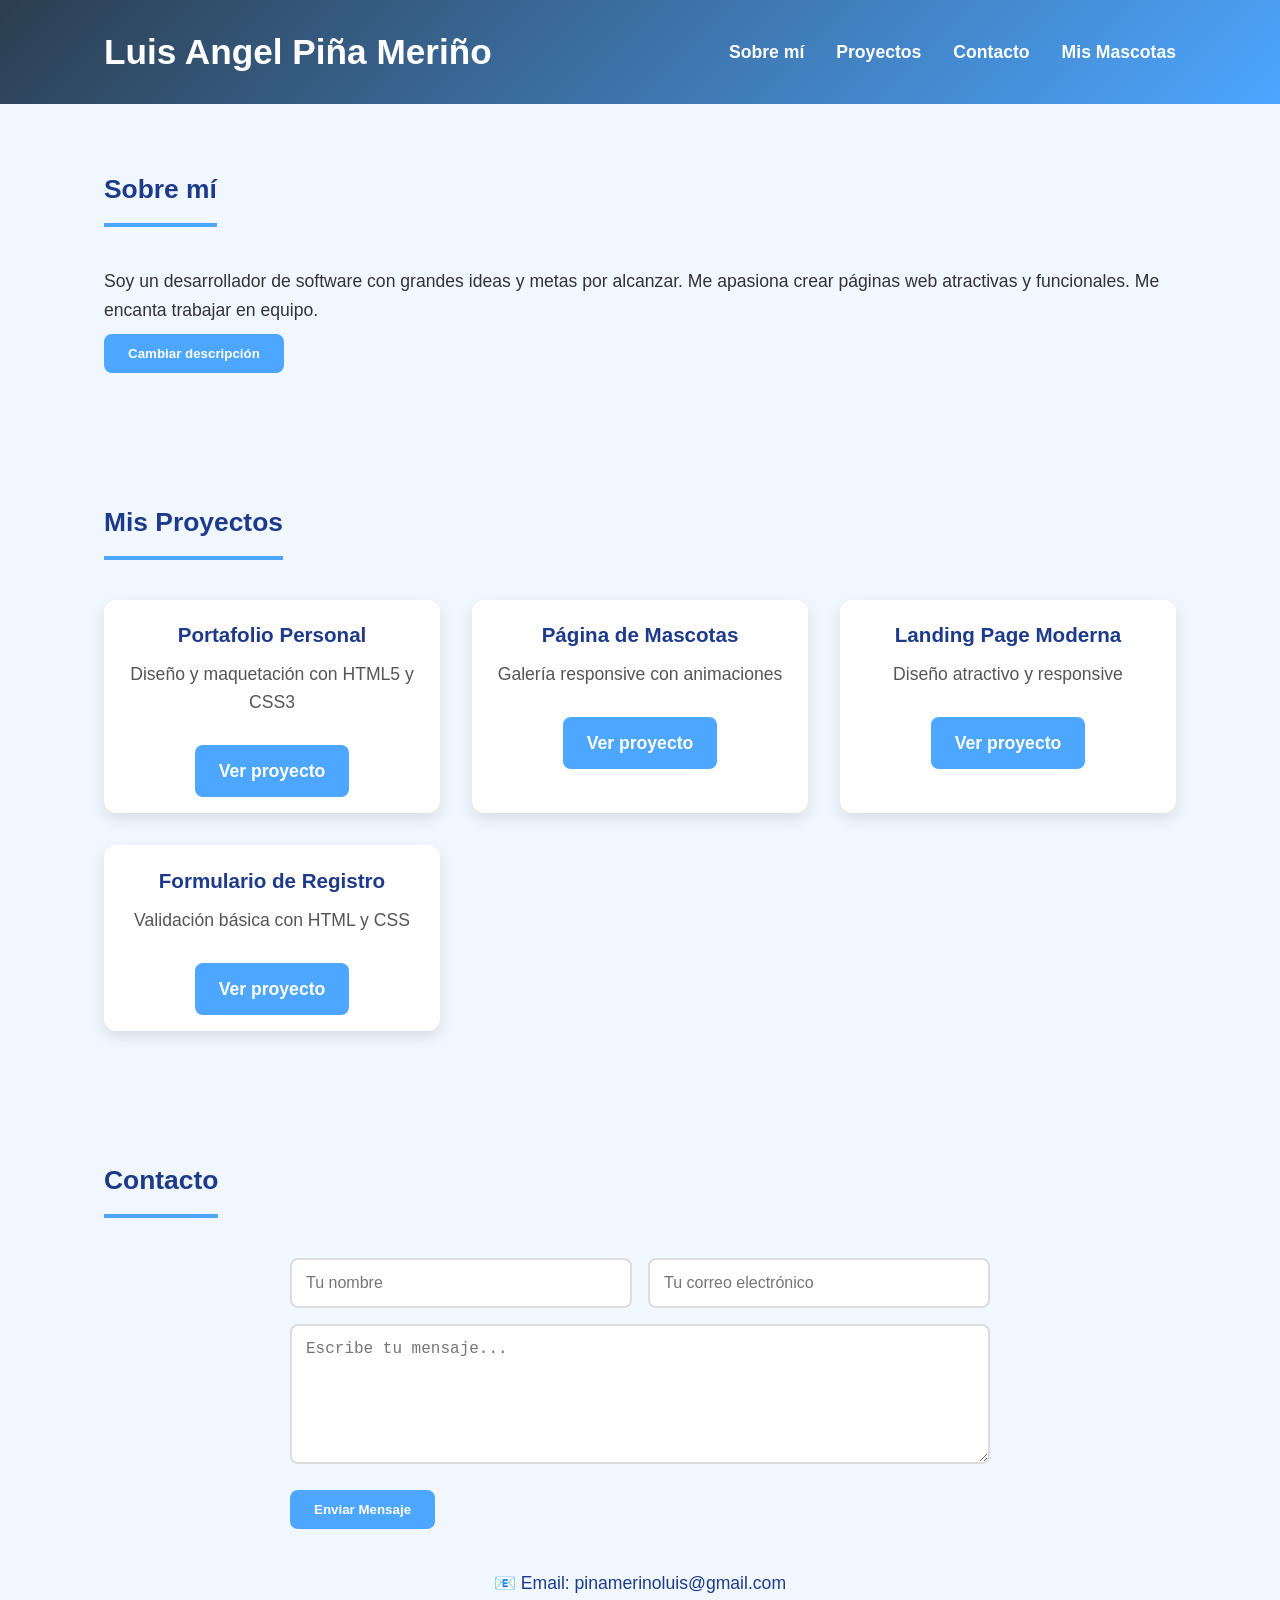
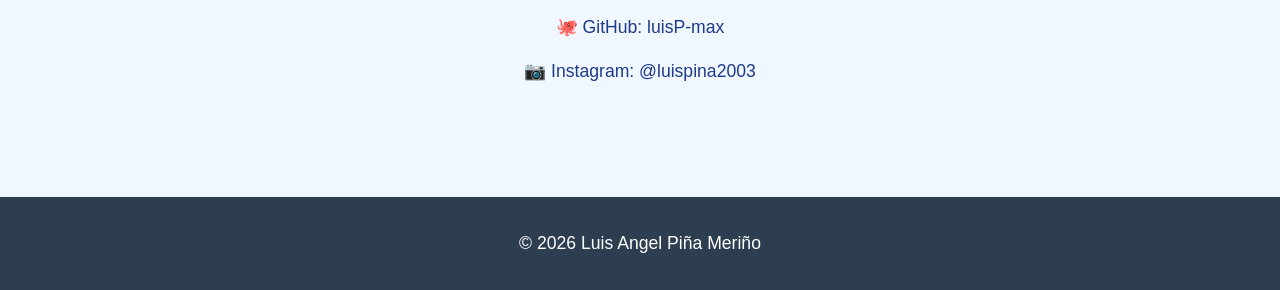
<file: index.html>
<!DOCTYPE html>
<html lang="es">
<head>
    <meta charset="UTF-8">
    <meta name="viewport" content="width=device-width, initial-scale=1.0">
    <title>Luis Angel Piña Meriño | Portafolio</title>
    <link rel="stylesheet" href="styles.css">
    <link rel="icon" href="images/desarrollador.png">
</head>
<body>
    <header>
        <div class="header-container">
            <h1>Luis Angel Piña Meriño</h1>
            <nav>
                <ul id="nav-menu">
                    <li><a href="#sobre-mi">Sobre mí</a></li>
                    <li><a href="#proyectos">Proyectos</a></li>
                    <li><a href="#contacto">Contacto</a></li>
                    <li><a href="mascotas.html">Mis Mascotas</a></li>
                </ul>
            </nav>
            <button id="menu-btn" class="menu-btn">☰</button>
        </div>
    </header>

    <section id="sobre-mi">
        <h2>Sobre mí</h2>
        <p id="sobre-mi-texto">
            Soy un desarrollador de software con grandes ideas y metas por alcanzar. 
            Me apasiona crear páginas web atractivas y funcionales. Me encanta trabajar en equipo.
        </p>
        <button id="btn-cambiar-texto" class="btn-interactivo">Cambiar descripción</button>
    </section>

    <section id="proyectos">
        <h2>Mis Proyectos</h2>
        <div class="proyectos-grid">
            <article class="proyecto">
                <h3>Portafolio Personal</h3>
                <p>Diseño y maquetación con HTML5 y CSS3</p>
                <a href="#" class="btn-proyecto">Ver proyecto</a>
            </article>
            <article class="proyecto">
                <h3>Página de Mascotas</h3>
                <p>Galería responsive con animaciones</p>
                <a href="mascotas.html" class="btn-proyecto">Ver proyecto</a>
            </article>
            <article class="proyecto">
                <h3>Landing Page Moderna</h3>
                <p>Diseño atractivo y responsive</p>
                <a href="#" class="btn-proyecto">Ver proyecto</a>
            </article>
            <article class="proyecto">
                <h3>Formulario de Registro</h3>
                <p>Validación básica con HTML y CSS</p>
                <a href="#" class="btn-proyecto">Ver proyecto</a>
            </article>
        </div>
    </section>

    <section id="contacto">
        <h2>Contacto</h2>
        <form>
            <input type="text" placeholder="Tu nombre" required>
            <input type="email" placeholder="Tu correo electrónico" required>
            <textarea placeholder="Escribe tu mensaje..." rows="5" required></textarea>
            <button type="submit">Enviar Mensaje</button>
        </form>
        
        <div class="redes-sociales">
            <a href="mailto:pinamerinoluis@gmail.com">📧 Email: pinamerinoluis@gmail.com</a>
            <a href="https://github.com/luisP-max" target="_blank">🐙 GitHub: luisP-max</a>
            <a href="https://www.instagram.com/luispina2003/" target="_blank">📷 Instagram: @luispina2003</a>
        </div>
    </section>

    <footer>
        <p>&copy; 2026 Luis Angel Piña Meriño</p>
    </footer>

    <script src="script.js"></script>
</body>
</html>
</file>
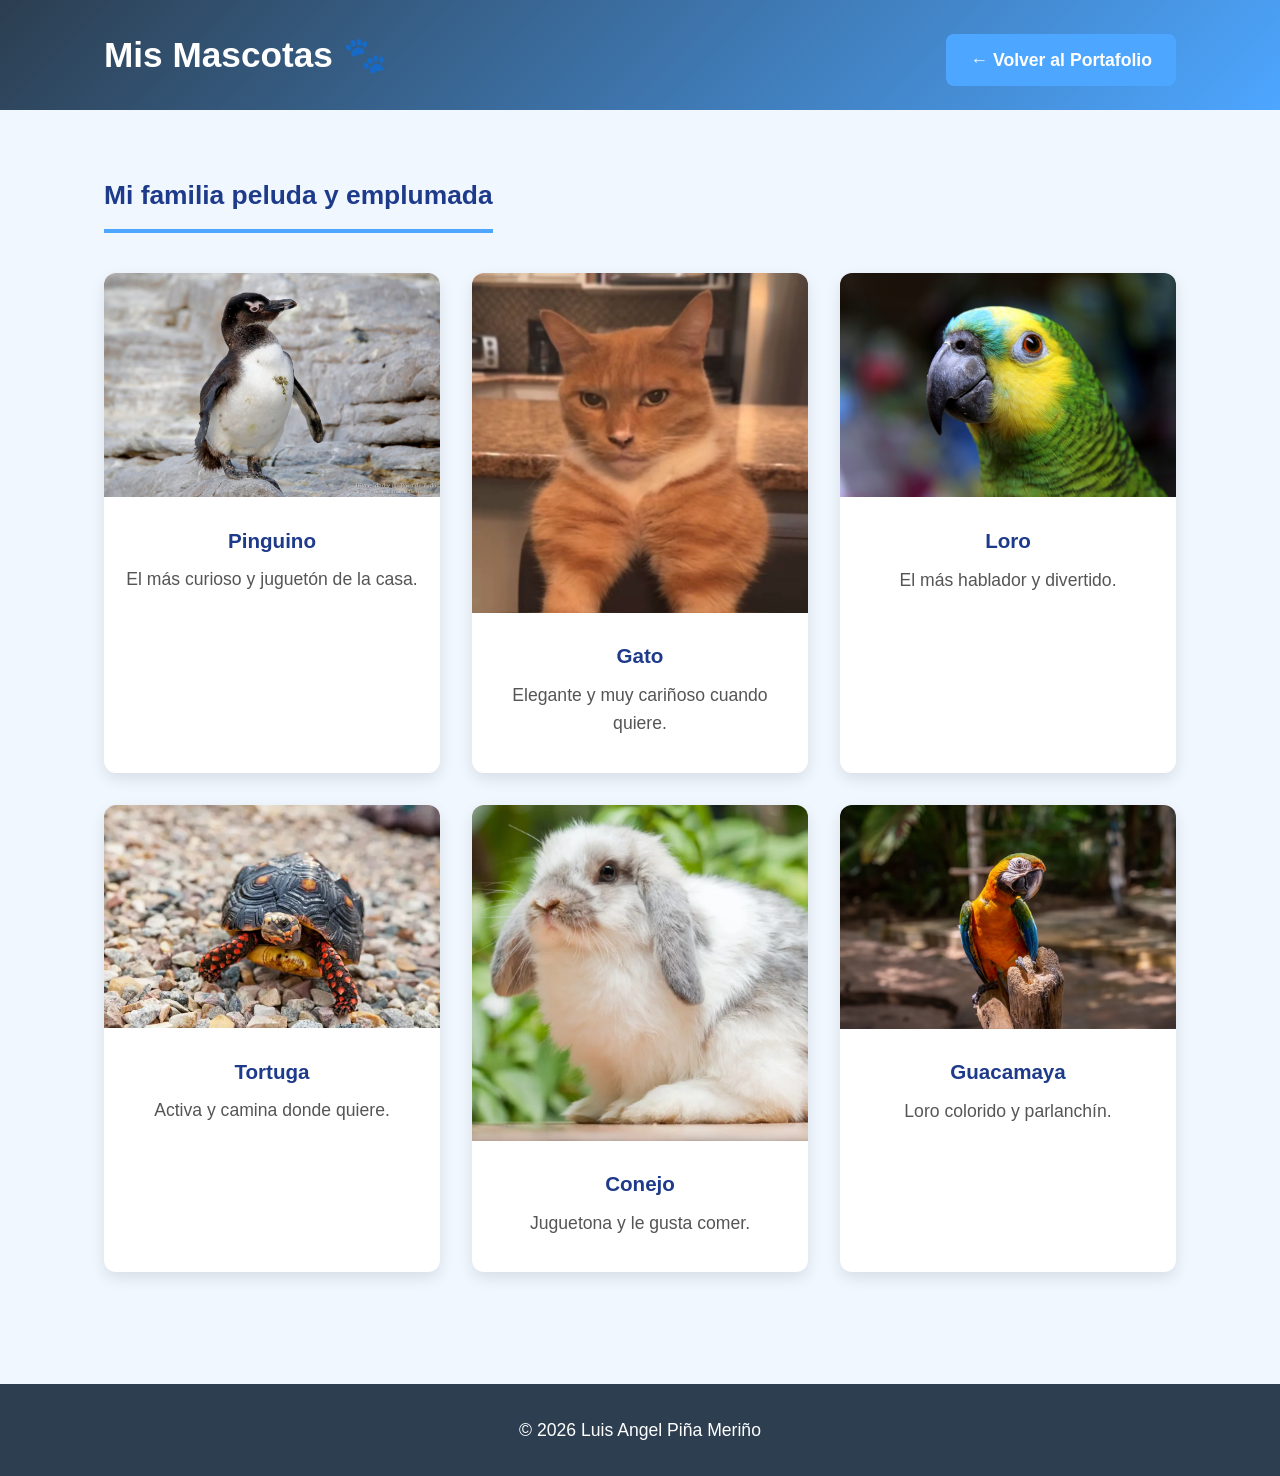
<file: mascotas.html>
<!DOCTYPE html>
<html lang="es">
<head>
    <meta charset="UTF-8">
    <meta name="viewport" content="width=device-width, initial-scale=1.0">
    <title>Mis Mascotas - Luis Angel Piña Meriño</title>
    <link rel="stylesheet" href="styles.css">
    <link rel="icon" href="images/huellas.png">
</head>
<body>
    <header>
        <div class="header-container">
            <h1>Mis Mascotas 🐾</h1>
            <a href="index.html" class="btn-back">← Volver al Portafolio</a>
        </div>
    </header>

    <section class="galeria-mascotas">
        <h2>Mi familia peluda y emplumada</h2>
        
        <div class="mascotas-grid">
            <article class="mascota">
                <img src="images/pinguin.jpg" alt="Pinguino">
                <h3>Pinguino</h3>
                <p>El más curioso y juguetón de la casa.</p>
            </article>
            <article class="mascota">
                <img src="images/mewing.jpg" alt="Gato">
                <h3>Gato</h3>
                <p>Elegante y muy cariñoso cuando quiere.</p>
            </article>
            <article class="mascota">
                <img src="images/lorito.jpg" alt="Loro">
                <h3>Loro</h3>
                <p>El más hablador y divertido.</p>
            </article>
            <article class="mascota">
                <img src="images/tortuga.webp" alt="tortuga">
                <h3>Tortuga</h3>
                <p>Activa y camina donde quiere.</p>
            </article>
            <article class="mascota">
                <img src="images/conejo.webp" alt="conejo">
                <h3>Conejo</h3>
                <p>Juguetona y le gusta comer.</p>
            </article>
            <article class="mascota">
                <img src="images/gaya.avif" alt="Loro">
                <h3>Guacamaya</h3>
                <p>Loro colorido y parlanchín.</p>
            </article>
        </div>
    </section>

    <footer>
        <p>&copy; 2026 Luis Angel Piña Meriño</p>
    </footer>

    <script src="script.js"></script>
</body>
</html>
</file>
<file: styles.css>
/* VARIABLES */
:root {
    --color-primary: #4da6ff;
    --color-dark: #2c3e50;
    --color-accent: #1e3a8a;
    --color-light: #f0f7ff;
    --radius: 12px;
    --shadow: 0 6px 15px rgba(0,0,0,0.1);
}

/* GENERAL */
* {
    margin: 0;
    padding: 0;
    box-sizing: border-box;
}

body {
    font-family: 'Segoe UI', Tahoma, Geneva, Verdana, sans-serif;
    line-height: 1.6;
    background-color: var(--color-light);
    color: #333;
    font-size: 1.1rem;
}

img {
    max-width: 100%;
    height: auto;
}

/* HEADER */
header {
    background: linear-gradient(135deg, var(--color-dark), var(--color-primary));
    color: white;
    padding: 1.5rem 0;
}

.header-container {
    max-width: 1200px;
    margin: 0 auto;
    padding: 0 5%;
    display: flex;
    justify-content: space-between;
    align-items: center;
    flex-wrap: wrap;
    gap: 1rem;
}

header h1 {
    font-size: 2.2rem;
}

nav ul {
    list-style: none;
    display: flex;
    gap: 2rem;
    flex-wrap: wrap;
}

nav a {
    color: white;
    text-decoration: none;
    font-weight: bold;
}

nav a:hover {
    color: #ffd700;
}

.menu-btn {
    display: none;
}

/* SECCIONES */
section {
    padding: 4rem 5%;
    max-width: 1200px;
    margin: 0 auto;
}

h2 {
    color: var(--color-accent);
    margin-bottom: 2.5rem;
    text-align: center;
    border-bottom: 4px solid var(--color-primary);
    padding-bottom: 0.8rem;
    display: inline-block;
}

/* Tarjetas */
.proyectos-grid,
.mascotas-grid {
    display: grid;
    grid-template-columns: repeat(auto-fit, minmax(280px, 1fr));
    gap: 2rem;
}

.proyecto,
.mascota {
    background: white;
    border-radius: var(--radius);
    overflow: hidden;
    box-shadow: var(--shadow);
    transition: all 0.4s ease;
    text-align: center;
    padding-bottom: 1rem;
}

.proyecto:hover,
.mascota:hover {
    transform: translateY(-10px);
    box-shadow: 0 15px 30px rgba(0,0,0,0.15);
}

.proyecto h3,
.mascota h3 {
    color: var(--color-accent);
    padding: 1.2rem 1rem 0.5rem;
}

.proyecto p,
.mascota p {
    padding: 0 1.2rem 1.2rem;
    color: #555;
}

/* Botones */
.btn-proyecto,
.btn-interactivo,
button[type="submit"],
.btn-back {
    display: inline-block;
    padding: 12px 24px;
    background: var(--color-primary);
    color: white;
    border: none;
    border-radius: 8px;
    font-weight: bold;
    cursor: pointer;
    transition: all 0.3s;
    text-decoration: none;
    margin-top: 10px;
}

.btn-proyecto:hover,
.btn-interactivo:hover,
button[type="submit"]:hover,
.btn-back:hover {
    background: #1e88e5;
    transform: scale(1.05);
}

/* CONTACTO */
form {
    max-width: 700px;
    margin: 0 auto;
    display: grid;
    grid-template-columns: 1fr 1fr;
    gap: 1rem;
}

form input,
form textarea {
    padding: 14px;
    border: 2px solid #ddd;
    border-radius: 8px;
    font-size: 1rem;
}

form textarea {
    grid-column: span 2;
    resize: vertical;
    min-height: 140px;
}

form button {
    grid-column: span 2;
    justify-self: start;
}

/* Redes sociales */
.redes-sociales {
    margin-top: 2.5rem;
    display: flex;
    flex-direction: column;
    align-items: center;
    gap: 1rem;
}

.redes-sociales a {
    color: var(--color-accent);
    text-decoration: none;
    font-size: 1.1rem;
}

.redes-sociales a:hover {
    color: var(--color-primary);
}

/* FOOTER */
footer {
    background: var(--color-dark);
    color: white;
    text-align: center;
    padding: 2rem 0;
    margin-top: 3rem;
}

/* MEDIA */
@media (max-width: 576px) {
    .header-container {
        flex-direction: column;
        text-align: center;
    }
    
    nav ul {
        display: inline-flex;
        flex-direction: column;
        gap: 1rem;
        width: 100%;
    }
    
    .menu-btn {
        display: flex;
    }

    #nav-menu {
        display: none;
    }

    #nav-menu.show {
        display: flex;
    }
    
    .proyectos-grid,
    .mascotas-grid {
        grid-template-columns: 1fr;
    }
    
    form {
        grid-template-columns: 1fr;
    }
    
    form textarea {
        grid-column: span 1;
    }
}

@media (min-width: 577px) and (max-width: 992px) {
    .proyectos-grid,
    .mascotas-grid {
        grid-template-columns: repeat(2, 1fr);
    }
}
</file>
